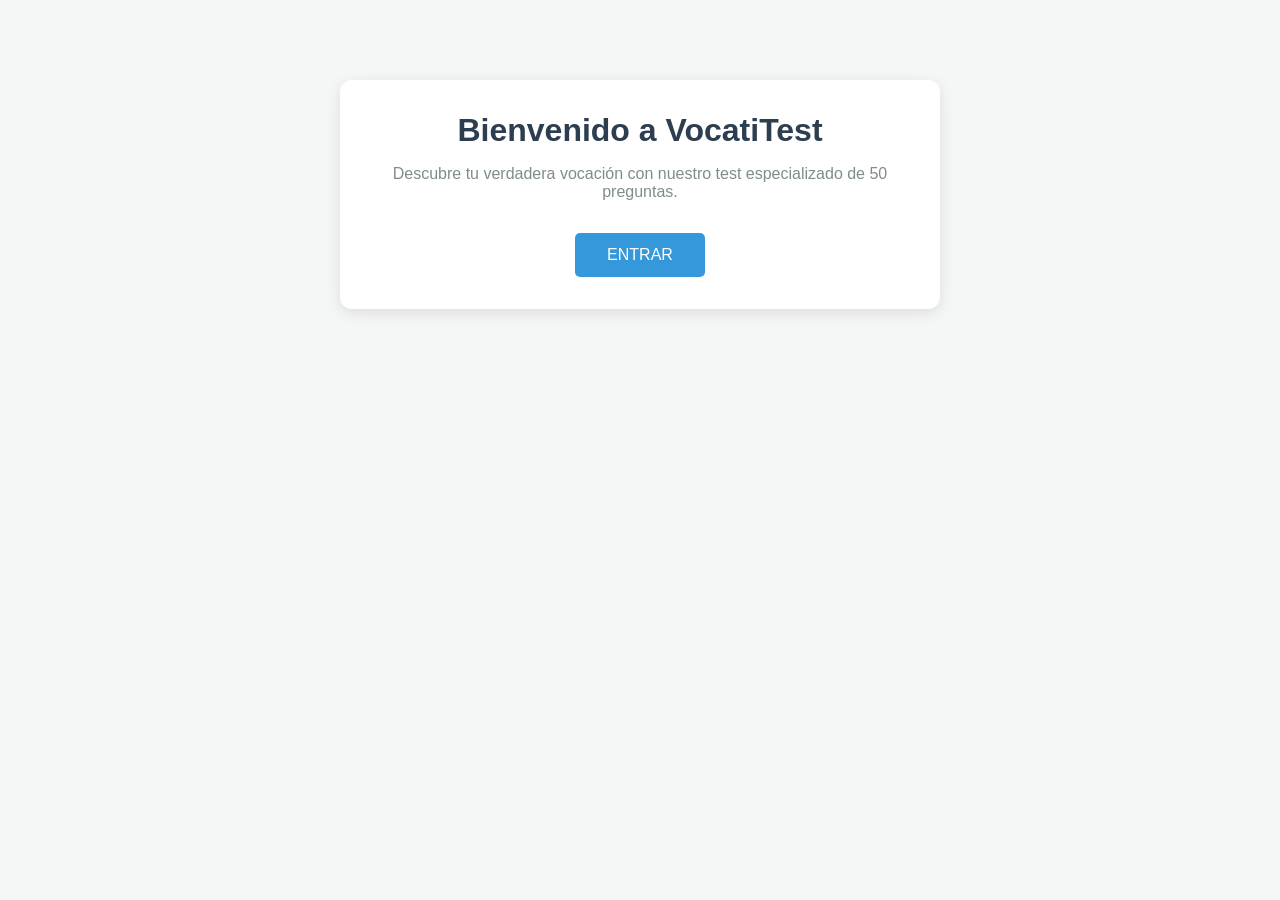
<file: Index.html>
<!DOCTYPE html>
<html lang="es">
<head>
    <meta charset="UTF-8">
    <title>VocatiTest - Bienvenida</title>
    <link rel="stylesheet" href="styles.css">
</head>
<body>
    <div class="container">
        <h1>Bienvenido a VocatiTest</h1>
        <p>Descubre tu verdadera vocación con nuestro test especializado de 50 preguntas.</p>
        <a href="registro.html" class="btn">ENTRAR</a>
    </div>
</body>
</html>
</file>
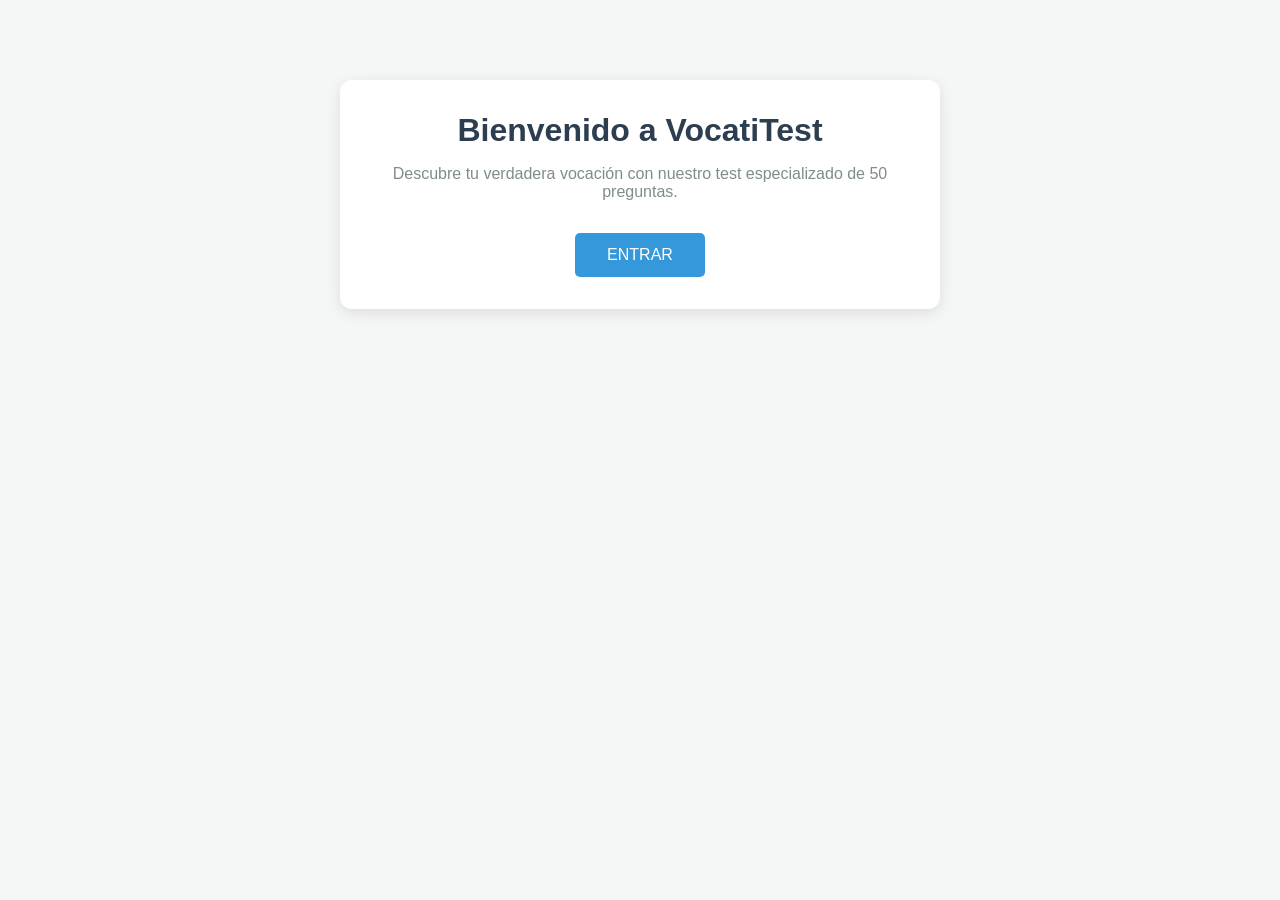
<file: index.html>
<!DOCTYPE html>
<html lang="es">
<head>
    <meta charset="UTF-8">
    <title>VocatiTest - Bienvenida</title>
    <link rel="stylesheet" href="styles.css">
</head>
<body>
    <div class="container">
        <h1>Bienvenido a VocatiTest</h1>
        <p>Descubre tu verdadera vocación con nuestro test especializado de 50 preguntas.</p>
        <a href="registro.html" class="btn">ENTRAR</a>
    </div>
</body>
</html>
</file>
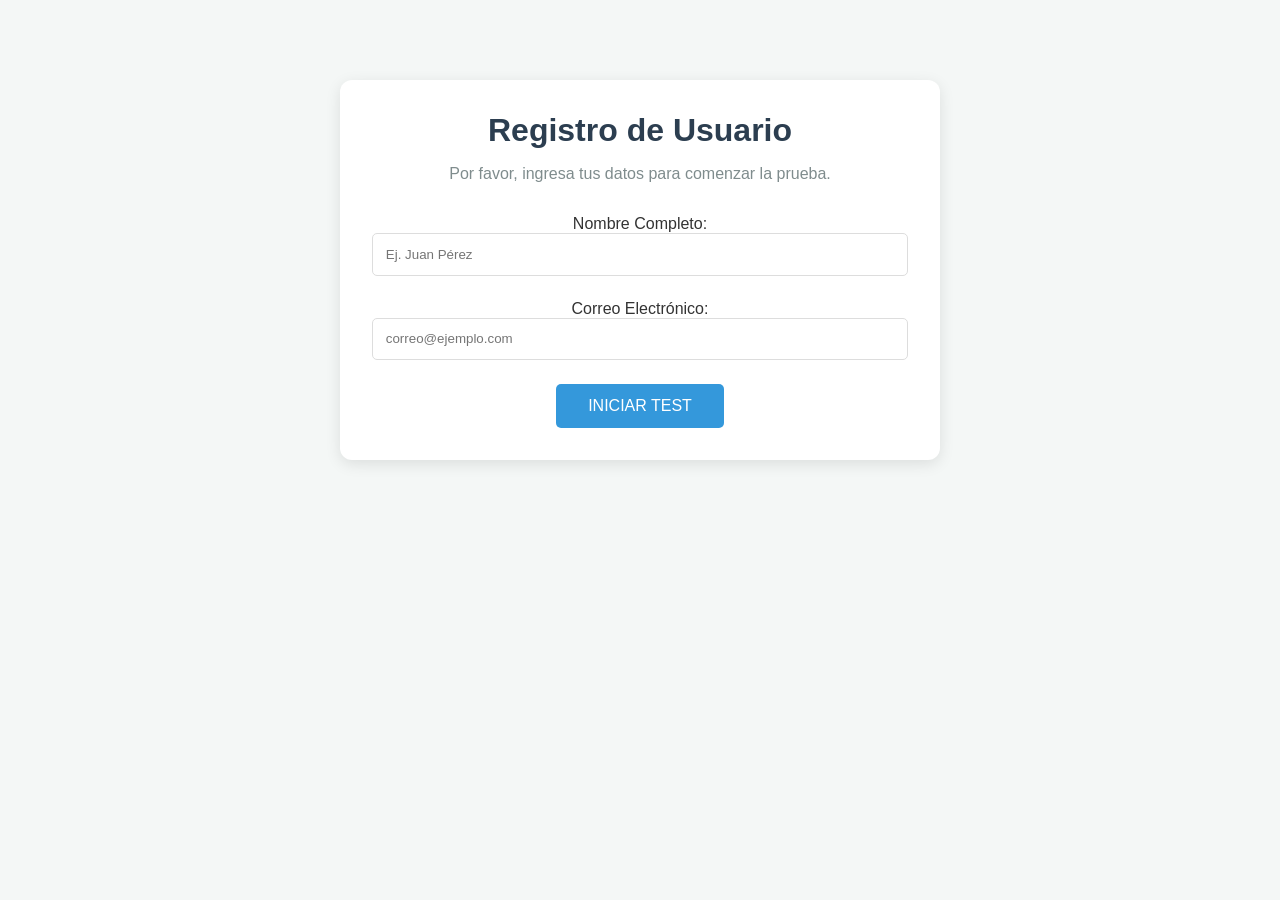
<file: registro.html>
<!DOCTYPE html>
<html lang="es">
<head>
    <meta charset="UTF-8">
    <title>VocatiTest - Registro</title>
    <link rel="stylesheet" href="styles.css">
</head>
<body>
    <div class="container">
        <h1>Registro de Usuario</h1>
        <p>Por favor, ingresa tus datos para comenzar la prueba.</p>
        
        <form id="registroForm">
            <label for="nombre">Nombre Completo:</label>
            <input type="text" id="nombre" placeholder="Ej. Juan Pérez" required>
            
            <label for="email">Correo Electrónico:</label>
            <input type="email" id="email" placeholder="correo@ejemplo.com" required>
            
            <button type="submit" class="btn">INICIAR TEST</button>
        </form>
    </div>

    <script>
        const form = document.getElementById('registroForm');
        form.addEventListener('submit', function(e){
            e.preventDefault();

            const nombre = document.getElementById('nombre').value.trim();
            const email = document.getElementById('email').value.trim();

            if(nombre && email){
                const usuario = { nombre, email };
                localStorage.setItem('usuario', JSON.stringify(usuario));
                localStorage.setItem('respuestas', JSON.stringify([])); // inicializa respuestas
                window.location.href = 'test.html';
            } else {
                alert("Por favor completa todos los campos.");
            }
        });
    </script>
</body>
</html>
</file>
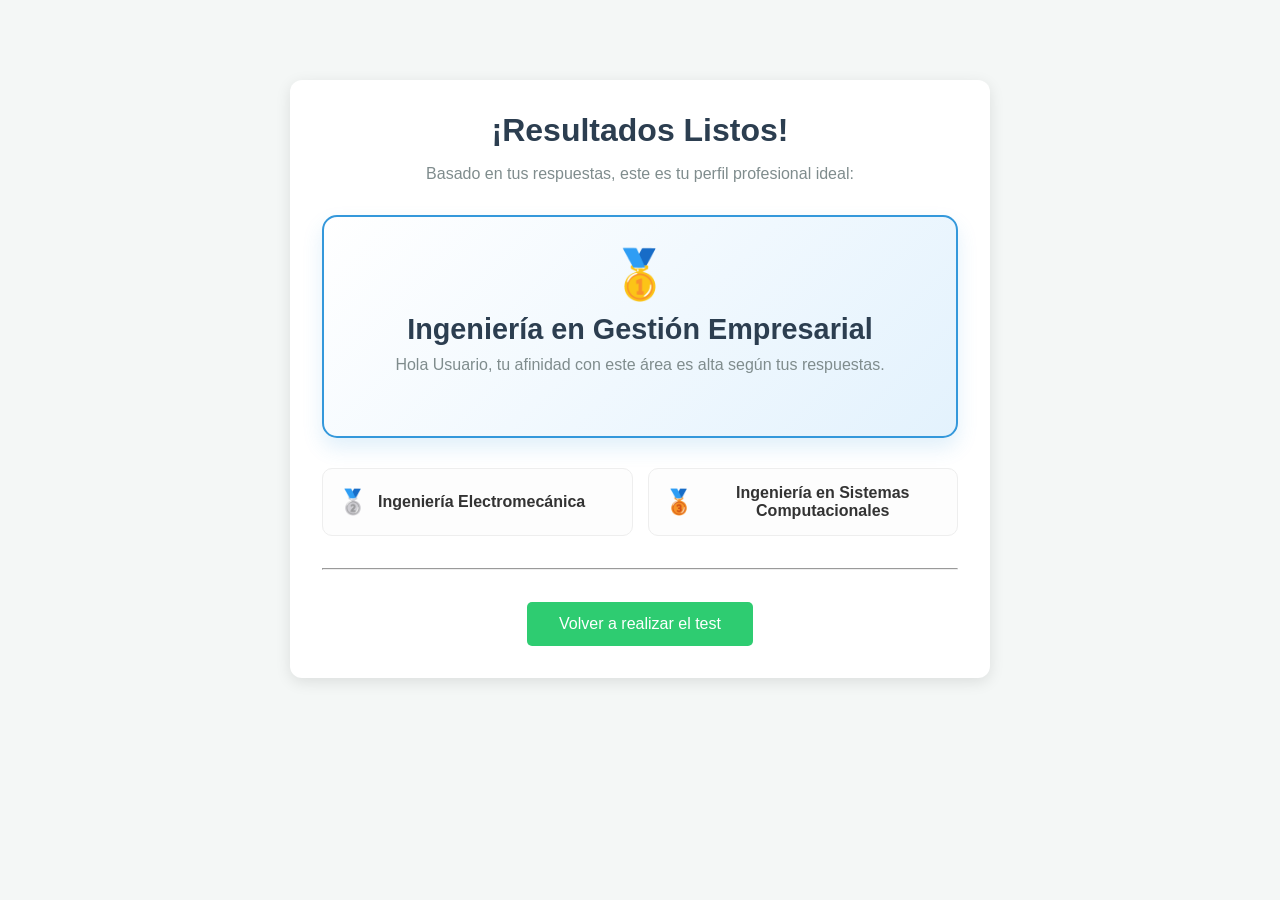
<file: resultados.html>
<!DOCTYPE html>
<html lang="es">
<head>
    <meta charset="UTF-8">
    <title>VocatiTest - Resultados</title>
    <link rel="stylesheet" href="styles.css">
</head>
<body>
    <div class="container" style="max-width: 700px;">
        <h1>¡Resultados Listos!</h1>
        <p>Basado en tus respuestas, este es tu perfil profesional ideal:</p>

        <div class="resultado-principal" id="resultadoPrincipal"></div>
        <div class="ranking-secundario" id="rankingSecundario"></div>

        <hr style="margin: 2rem 0;">
        <a href="registro.html" class="btn btn-reiniciar">Volver a realizar el test</a>
    </div>

    <script>
        const respuestas = JSON.parse(localStorage.getItem('respuestas') || '[]');
        const usuario = JSON.parse(localStorage.getItem('usuario') || '{}');

        
        const perfiles = [
            { nombre: "Ingeniería en Gestión Empresarial", indices: [0,1,2,3,4] },
            { nombre: "Ingeniería Electromecánica", indices: [5,6,7,8,9] },
            { nombre: "Ingeniería en Sistemas Computacionales", indices: [10,11,12,13,14] },
            { nombre: "Ingeniería Electrónica", indices: [15,16,17,18,19] },
            { nombre: "Ingeniería Ambiental", indices: [20,21,22,23,24] },
            { nombre: "Ingeniería Industrial", indices: [25,26,27,28,29] },
            { nombre: "Ingeniería Química", indices: [30,31,32,33,34] },
            { nombre: "Licenciatura en Administración", indices: [35,36,37,38,39] },
            { nombre: "Ingeniería en Inteligencia Artificial", indices: [40,41,42,43,44] },
            { nombre: "Ingeniería en Desarrollo de Aplicaciones", indices: [45,46,47,48,49] },
        ];

 
        perfiles.forEach(p => {
            p.puntaje = p.indices.reduce((acc, i) => acc + (respuestas[i] ? 1 : 0), 0);
        });

       
        perfiles.sort((a,b)=> b.puntaje - a.puntaje);

     
        const principal = perfiles[0];
        document.getElementById('resultadoPrincipal').innerHTML = `
            <span class="medalla">🥇</span>
            <h2>${principal.nombre}</h2>
            <p>Hola ${usuario.nombre || 'Usuario'}, tu afinidad con este área es alta según tus respuestas.</p>
        `;

        
        const ranking = perfiles.slice(1,3);
        const rankingDiv = document.getElementById('rankingSecundario');
        ranking.forEach((p, i)=>{
            const div = document.createElement('div');
            div.className = 'card-secundaria';
            div.innerHTML = `<span>${i===0?'🥈':'🥉'}</span><h4>${p.nombre}</h4>`;
            rankingDiv.appendChild(div);
        });
    </script>
</body>
</html>
</file>
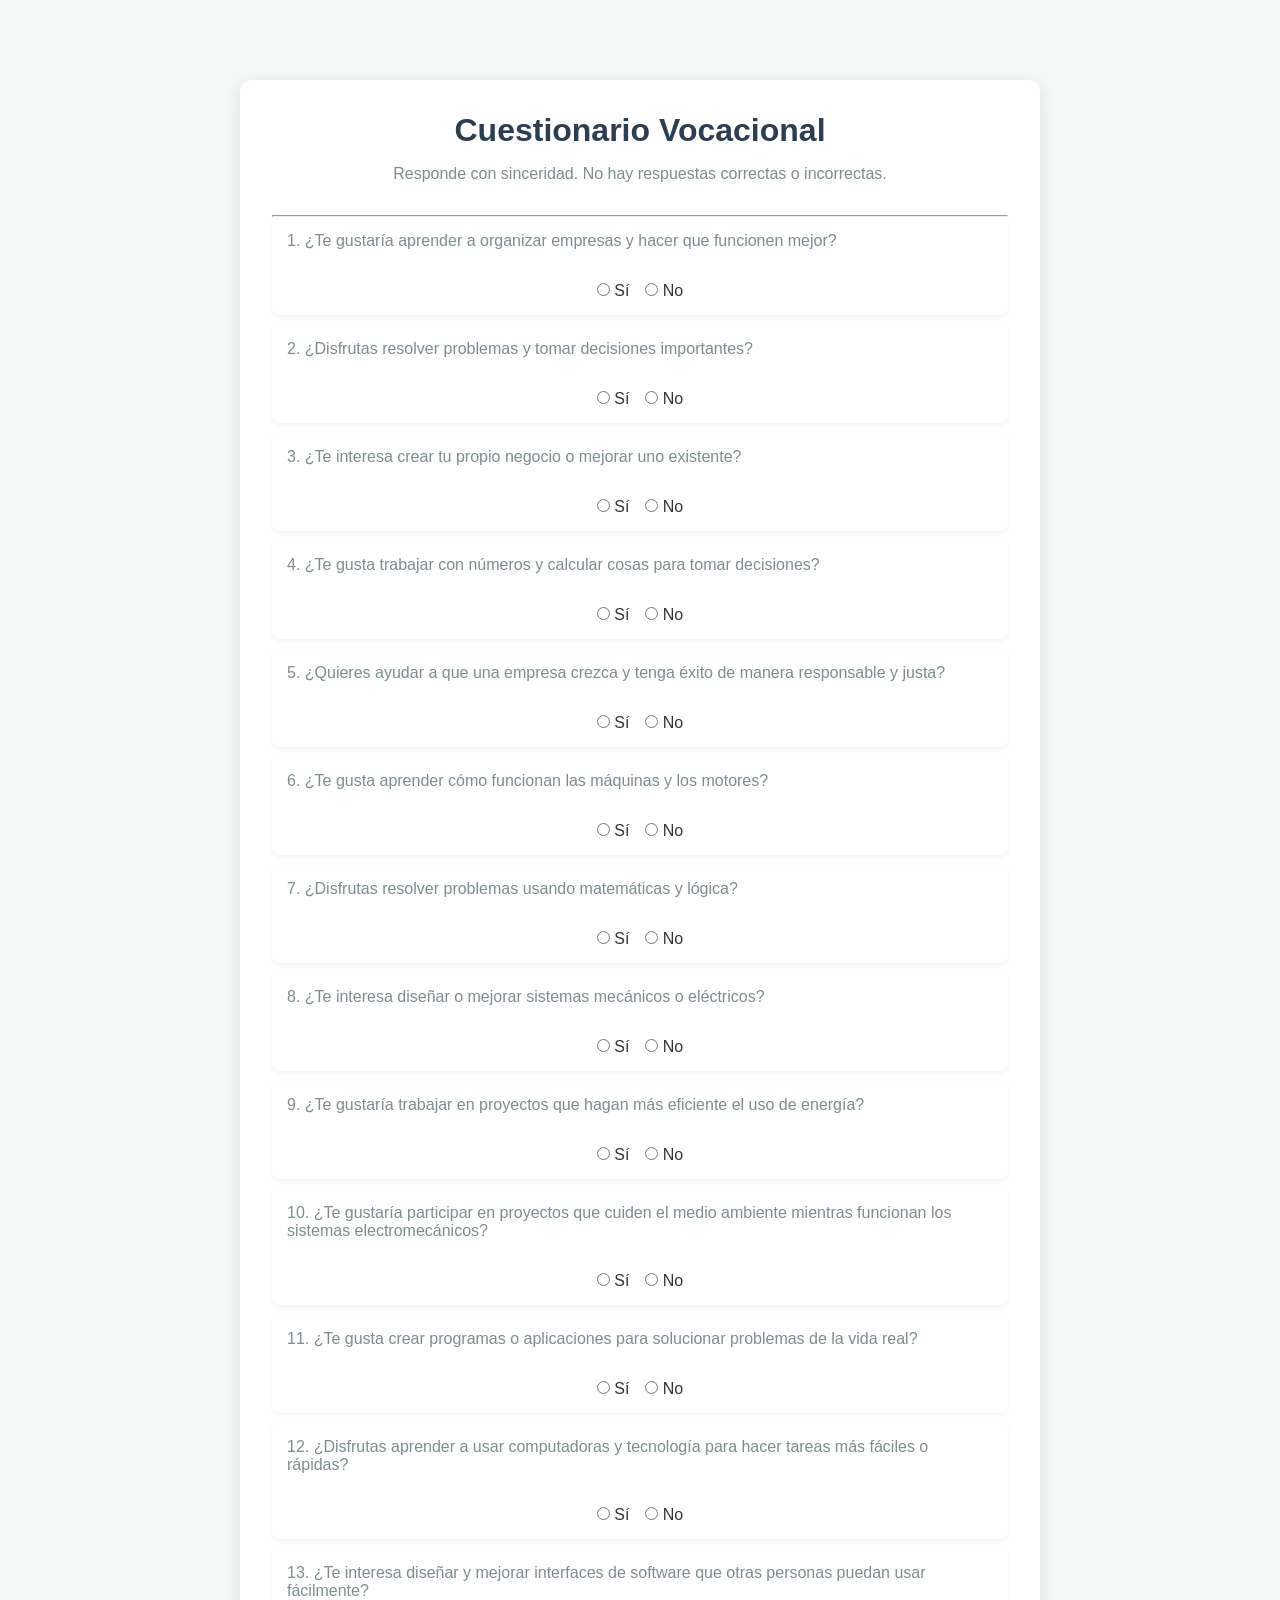
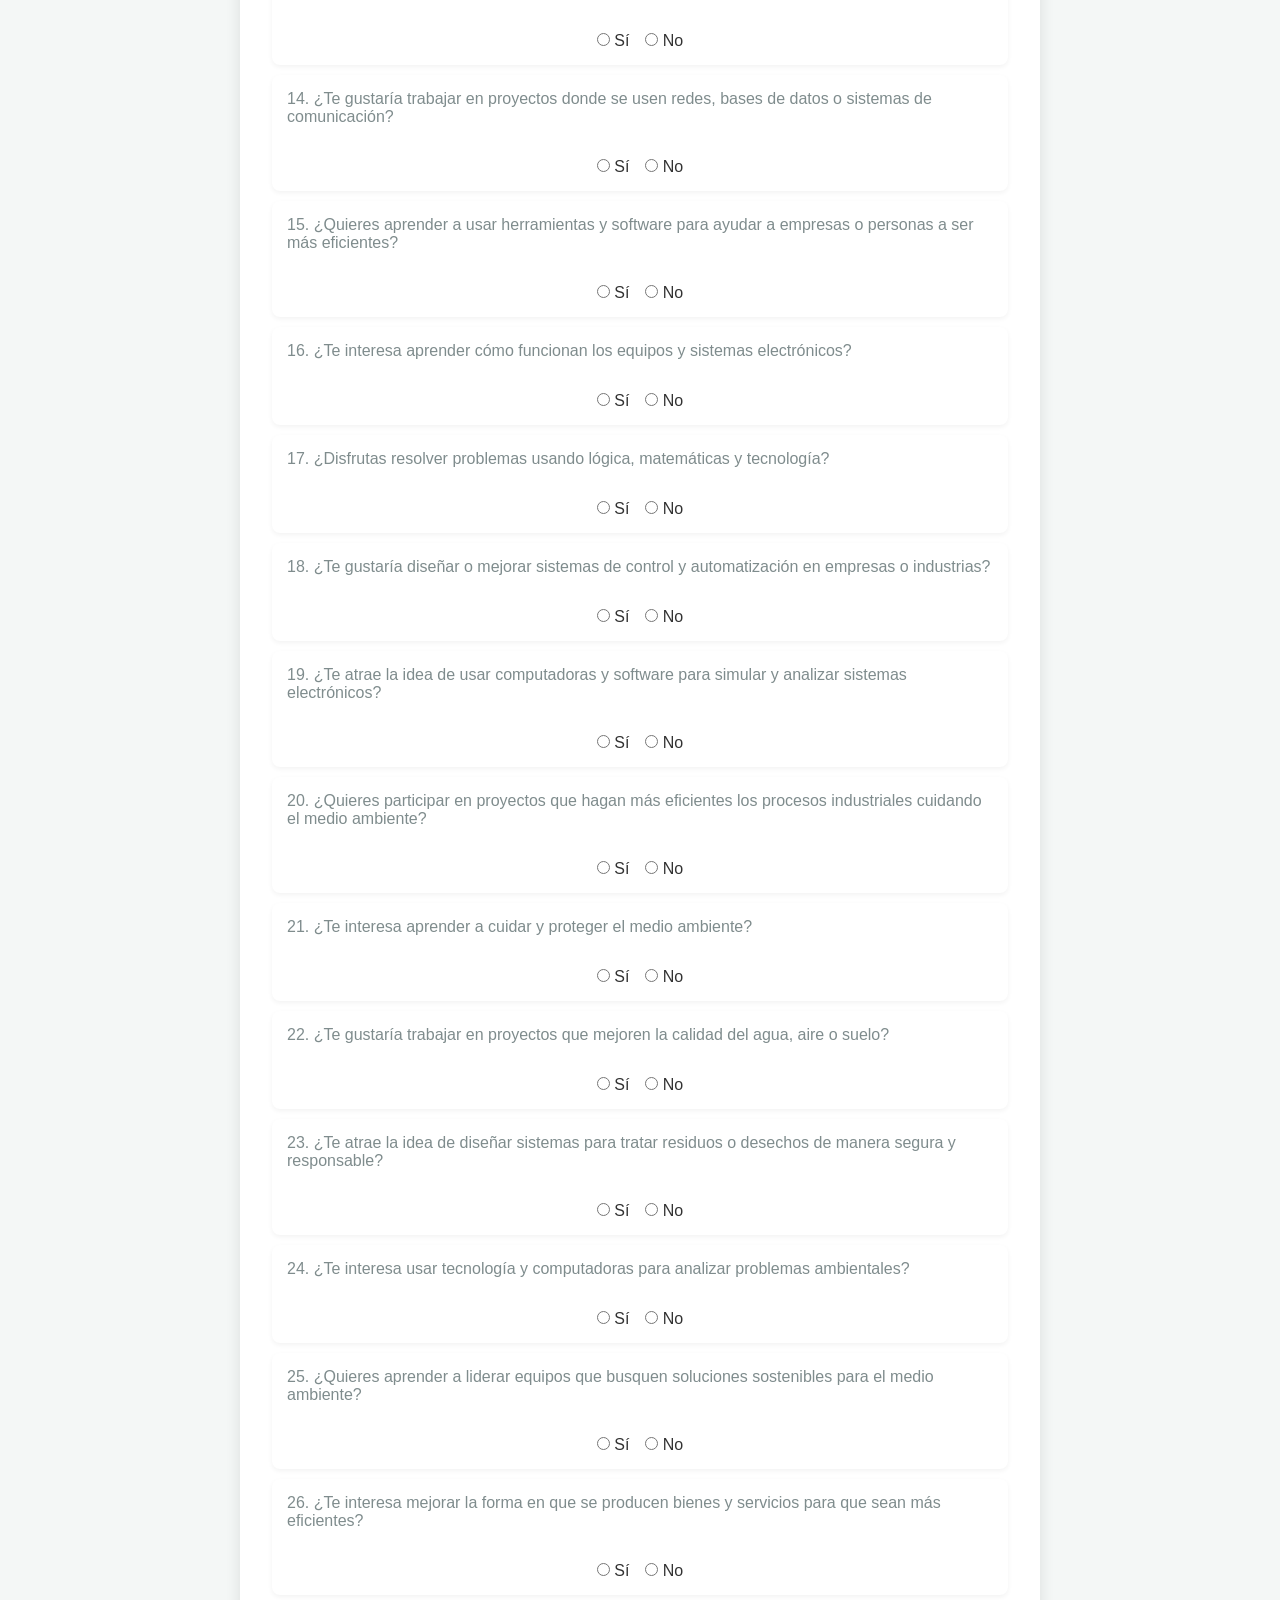
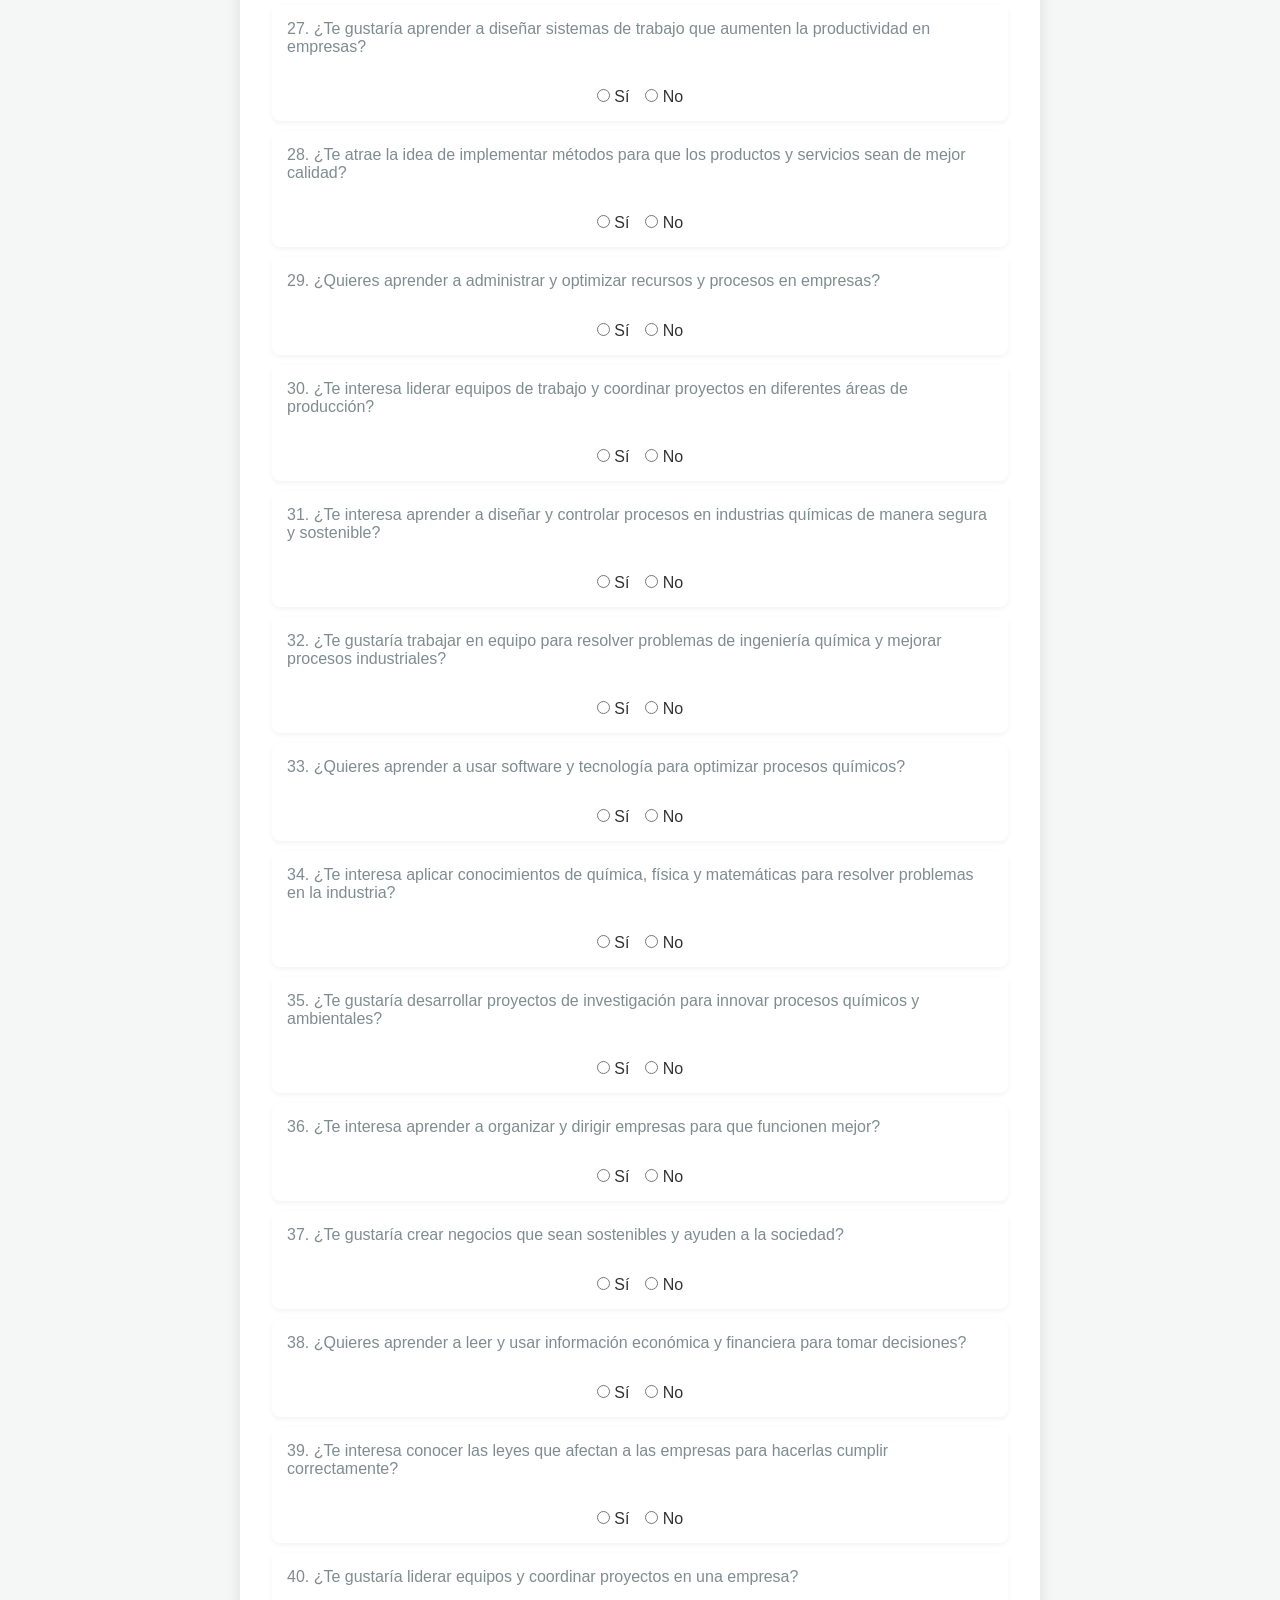
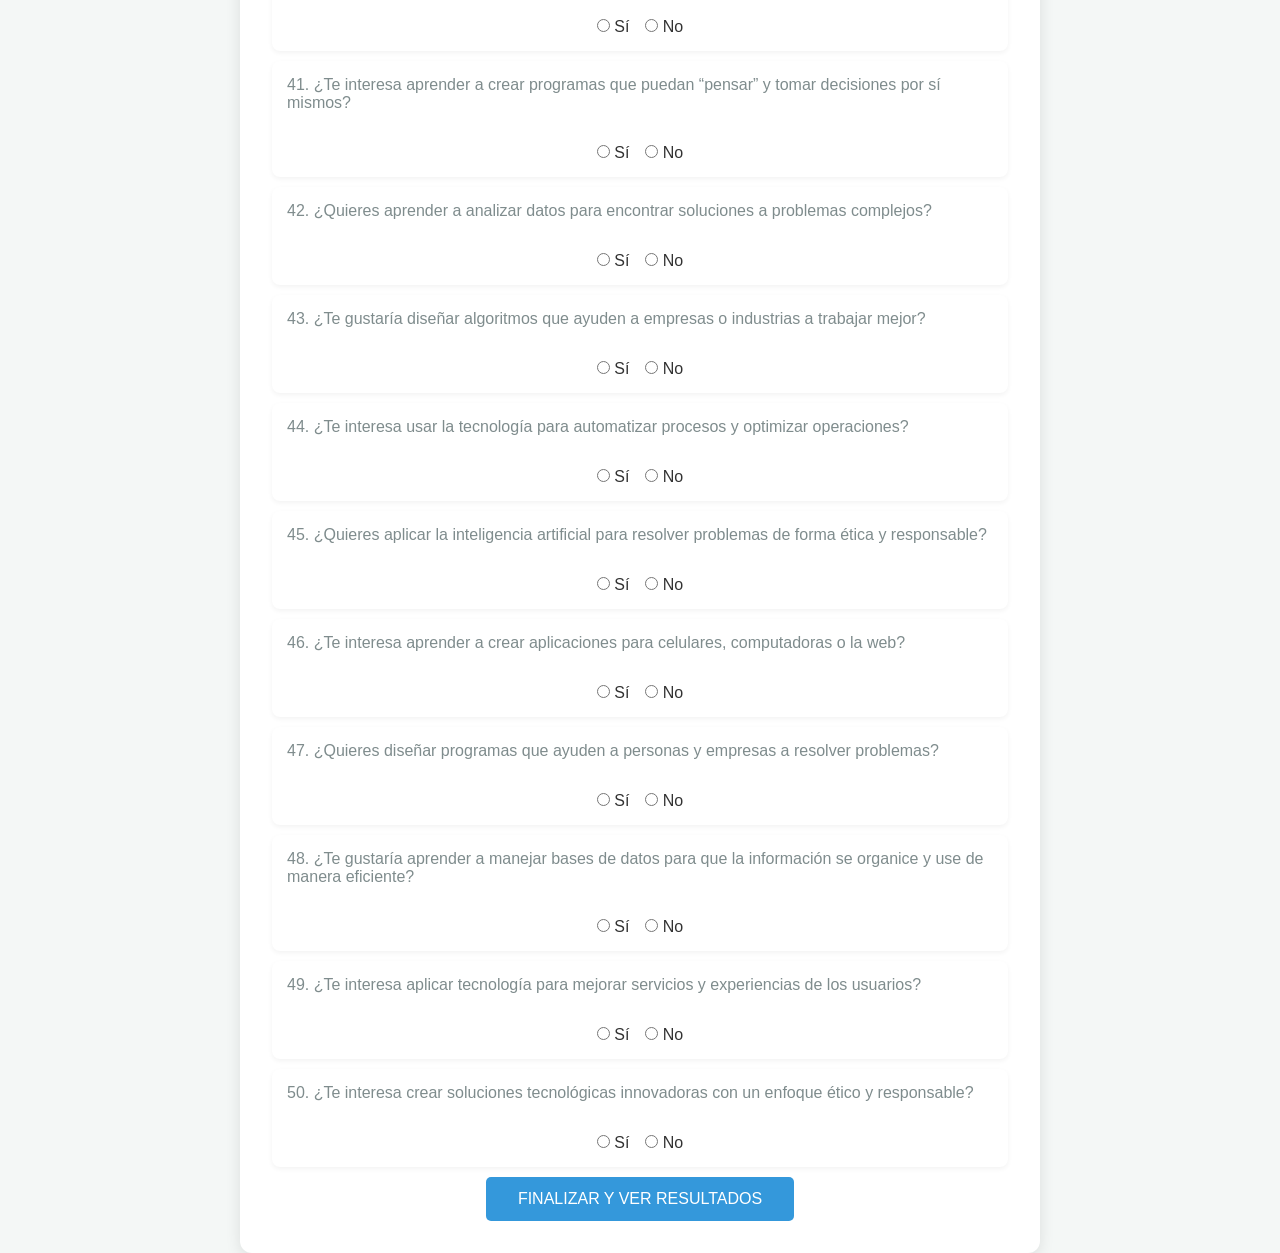
<file: test.html>
<!DOCTYPE html>
<html lang="es">
<head>
    <meta charset="UTF-8">
    <title>VocatiTest - Cuestionario</title>
    <link rel="stylesheet" href="styles.css">
</head>
<body>
    <div class="container" style="max-width: 800px;">
        <h1>Cuestionario Vocacional</h1>
        <p>Responde con sinceridad. No hay respuestas correctas o incorrectas.</p>
        <hr>

        <form id="vocatiForm">
            <div id="preguntasContainer"></div>
            <button type="submit" class="btn">FINALIZAR Y VER RESULTADOS</button>
        </form>
    </div>

    <script>
        // Tus 50 preguntas
        const preguntas = [
            '¿Te gustaría aprender a organizar empresas y hacer que funcionen mejor?',
            '¿Disfrutas resolver problemas y tomar decisiones importantes?',
            '¿Te interesa crear tu propio negocio o mejorar uno existente?',
            '¿Te gusta trabajar con números y calcular cosas para tomar decisiones?',
            '¿Quieres ayudar a que una empresa crezca y tenga éxito de manera responsable y justa?',
            '¿Te gusta aprender cómo funcionan las máquinas y los motores?',
            '¿Disfrutas resolver problemas usando matemáticas y lógica?',
            '¿Te interesa diseñar o mejorar sistemas mecánicos o eléctricos?',
            '¿Te gustaría trabajar en proyectos que hagan más eficiente el uso de energía?',
            '¿Te gustaría participar en proyectos que cuiden el medio ambiente mientras funcionan los sistemas electromecánicos?',
            '¿Te gusta crear programas o aplicaciones para solucionar problemas de la vida real?',
            '¿Disfrutas aprender a usar computadoras y tecnología para hacer tareas más fáciles o rápidas?',
            '¿Te interesa diseñar y mejorar interfaces de software que otras personas puedan usar fácilmente?',
            '¿Te gustaría trabajar en proyectos donde se usen redes, bases de datos o sistemas de comunicación?',
            '¿Quieres aprender a usar herramientas y software para ayudar a empresas o personas a ser más eficientes?',
            '¿Te interesa aprender cómo funcionan los equipos y sistemas electrónicos?',
            '¿Disfrutas resolver problemas usando lógica, matemáticas y tecnología?',
            '¿Te gustaría diseñar o mejorar sistemas de control y automatización en empresas o industrias?',
            '¿Te atrae la idea de usar computadoras y software para simular y analizar sistemas electrónicos?',
            '¿Quieres participar en proyectos que hagan más eficientes los procesos industriales cuidando el medio ambiente?',
            '¿Te interesa aprender a cuidar y proteger el medio ambiente?',
            '¿Te gustaría trabajar en proyectos que mejoren la calidad del agua, aire o suelo?',
            '¿Te atrae la idea de diseñar sistemas para tratar residuos o desechos de manera segura y responsable?',
            '¿Te interesa usar tecnología y computadoras para analizar problemas ambientales?',
            '¿Quieres aprender a liderar equipos que busquen soluciones sostenibles para el medio ambiente?',
            '¿Te interesa mejorar la forma en que se producen bienes y servicios para que sean más eficientes?',
            '¿Te gustaría aprender a diseñar sistemas de trabajo que aumenten la productividad en empresas?',
            '¿Te atrae la idea de implementar métodos para que los productos y servicios sean de mejor calidad?',
            '¿Quieres aprender a administrar y optimizar recursos y procesos en empresas?',
            '¿Te interesa liderar equipos de trabajo y coordinar proyectos en diferentes áreas de producción?',
            '¿Te interesa aprender a diseñar y controlar procesos en industrias químicas de manera segura y sostenible?',
            '¿Te gustaría trabajar en equipo para resolver problemas de ingeniería química y mejorar procesos industriales?',
            '¿Quieres aprender a usar software y tecnología para optimizar procesos químicos?',
            '¿Te interesa aplicar conocimientos de química, física y matemáticas para resolver problemas en la industria?',
            '¿Te gustaría desarrollar proyectos de investigación para innovar procesos químicos y ambientales?',
            '¿Te interesa aprender a organizar y dirigir empresas para que funcionen mejor?',
            '¿Te gustaría crear negocios que sean sostenibles y ayuden a la sociedad?',
            '¿Quieres aprender a leer y usar información económica y financiera para tomar decisiones?',
            '¿Te interesa conocer las leyes que afectan a las empresas para hacerlas cumplir correctamente?',
            '¿Te gustaría liderar equipos y coordinar proyectos en una empresa?',
            '¿Te interesa aprender a crear programas que puedan “pensar” y tomar decisiones por sí mismos?',
            '¿Quieres aprender a analizar datos para encontrar soluciones a problemas complejos?',
            '¿Te gustaría diseñar algoritmos que ayuden a empresas o industrias a trabajar mejor?',
            '¿Te interesa usar la tecnología para automatizar procesos y optimizar operaciones?',
            '¿Quieres aplicar la inteligencia artificial para resolver problemas de forma ética y responsable?',
            '¿Te interesa aprender a crear aplicaciones para celulares, computadoras o la web?',
            '¿Quieres diseñar programas que ayuden a personas y empresas a resolver problemas?',
            '¿Te gustaría aprender a manejar bases de datos para que la información se organice y use de manera eficiente?',
            '¿Te interesa aplicar tecnología para mejorar servicios y experiencias de los usuarios?',
            '¿Te interesa crear soluciones tecnológicas innovadoras con un enfoque ético y responsable?'
        ];

        const contenedor = document.getElementById('preguntasContainer');

        // Generar preguntas dinámicamente
        preguntas.forEach((texto, index) => {
            const numero = index + 1;
            const div = document.createElement('div');
            div.className = 'pregunta-card';
            div.innerHTML = `
                <p>${numero}. ${texto}</p>
                <div class="opciones">
                    <label><input type="radio" name="p${numero}" value="true" required> Sí</label>
                    <label><input type="radio" name="p${numero}" value="false"> No</label>
                </div>
            `;
            contenedor.appendChild(div);
        });

        // Guardar respuestas
        const form = document.getElementById('vocatiForm');
        form.addEventListener('submit', function(e){
            e.preventDefault();
            const respuestas = [];
            preguntas.forEach((_, i)=>{
                const name = 'p' + (i+1);
                const checked = document.querySelector(`input[name="${name}"]:checked`);
                respuestas.push(checked.value === 'true');
            });
            localStorage.setItem('respuestas', JSON.stringify(respuestas));
            window.location.href = 'resultados.html';
        });
    </script>
</body>
</html>
</file>
<file: styles.css>
* {
    margin: 0;
    padding: 0;
    box-sizing: border-box;
    font-family: 'Segoe UI', Tahoma, Geneva, Verdana, sans-serif;
}

body {
    background-color: #f4f7f6;
    color: #333;
    display: flex;
    flex-direction: column;
    align-items: center;
    min-height: 100vh;
}

.container {
    width: 90%;
    max-width: 600px;
    background: #fff;
    padding: 2rem;
    margin-top: 5rem;
    border-radius: 12px;
    box-shadow: 0 4px 15px rgba(0,0,0,0.1);
    text-align: center;
}

h1 { color: #2c3e50; margin-bottom: 1rem; }
p { color: #7f8c8d; margin-bottom: 2rem; }


.btn {
    display: inline-block;
    background-color: #3498db;
    color: white;
    padding: 0.8rem 2rem;
    text-decoration: none;
    border-radius: 5px;
    border: none;
    cursor: pointer;
    font-size: 1rem;
    transition: background 0.3s;
}

.btn:hover { background-color: #2980b9; }

input[type="text"], input[type="email"] {
    width: 100%;
    padding: 0.8rem;
    margin-bottom: 1.5rem;
    border: 1px solid #ddd;
    border-radius: 5px;
    outline: none;
}

/* Estructura de la Encuesta */
.pregunta-card {
    text-align: left;
    margin-bottom: 2rem;
}

.opciones {
    display: flex;
    gap: 1rem;
    justify-content: center;
    margin-top: 1rem;
}

.radio-group {
    display: flex;
    align-items: center;
    gap: 0.5rem;
}
.bloque {
    margin-bottom: 40px;
    padding: 20px;
    border-left: 5px solid #3498db;
    background: #f9f9f9;
}

.bloque h3 {
    color: #2980b9;
    margin-bottom: 15px;
    text-transform: uppercase;
    font-size: 1.1rem;
}

.pregunta-card {
    background: white;
    padding: 15px;
    margin-bottom: 10px;
    border-radius: 8px;
    box-shadow: 0 2px 5px rgba(0,0,0,0.05);
}

/* Estilos para la página de Resultados */
.resultado-principal {
    background: linear-gradient(135deg, #ffffff 0%, #e3f2fd 100%);
    border: 2px solid #3498db;
    padding: 30px;
    border-radius: 15px;
    margin-bottom: 30px;
    position: relative;
    box-shadow: 0 10px 20px rgba(52, 152, 219, 0.15);
}

.medalla {
    font-size: 3rem;
    display: block;
    margin-bottom: 10px;
}

.resultado-principal h2 {
    color: #2c3e50;
    font-size: 1.8rem;
    margin-bottom: 10px;
}

.ranking-secundario {
    display: grid;
    grid-template-columns: 1fr 1fr;
    gap: 15px;
}

.card-secundaria {
    background: #fdfdfd;
    padding: 15px;
    border: 1px solid #eee;
    border-radius: 10px;
    display: flex;
    align-items: center;
    gap: 10px;
}

.card-secundaria span {
    font-size: 1.5rem;
}

.btn-reiniciar {
    background-color: #2ecc71; /* Verde para reintentar */
}

.btn-reiniciar:hover {
    background-color: #27ae60;
}
</file>
